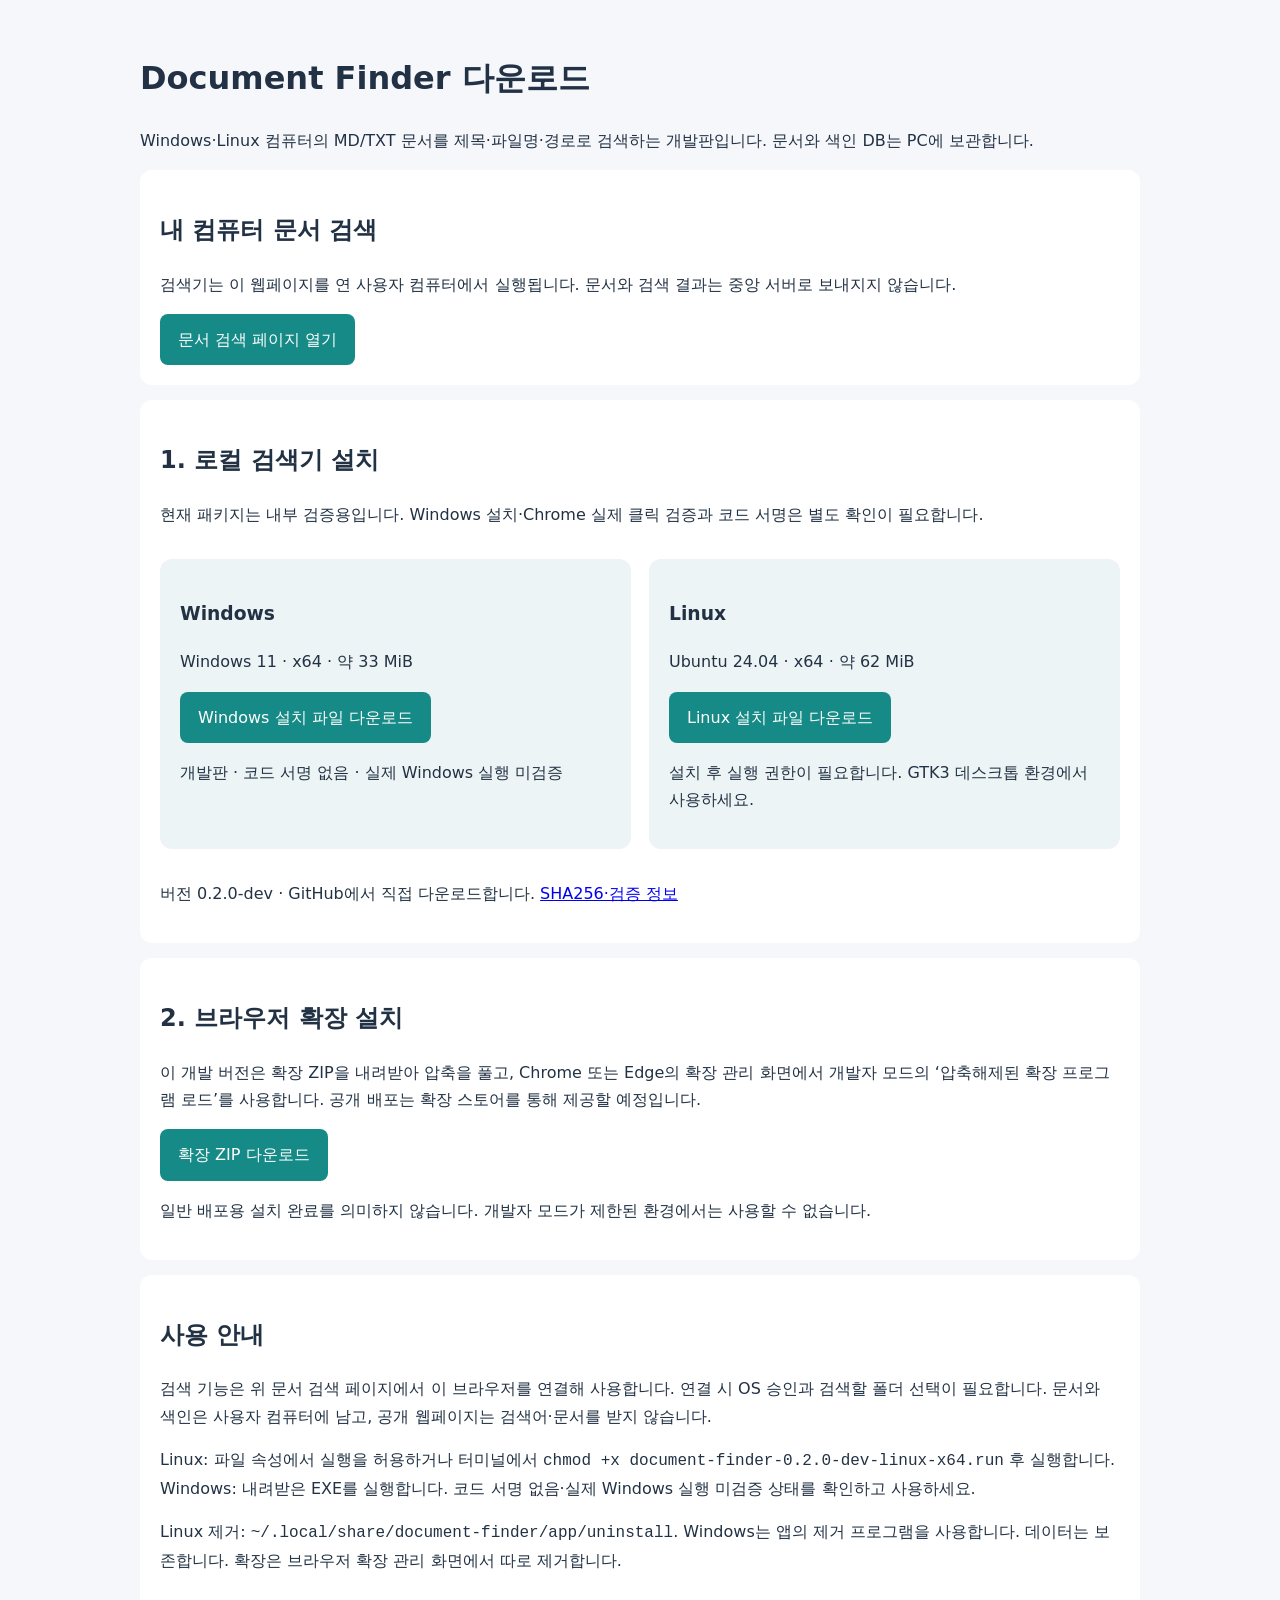
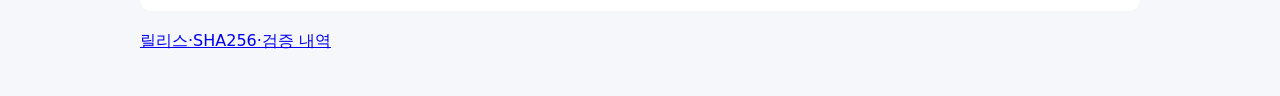
<file: index.html>
<!doctype html><html lang="ko"><head><meta charset="utf-8"><meta name="viewport" content="width=device-width,initial-scale=1"><title>Document Finder 다운로드</title><style>body{font:16px/1.7 system-ui,sans-serif;background:#f5f7fb;color:#223244;margin:0}main{max-width:1000px;margin:auto;padding:30px 20px}section,article{background:white;padding:20px;margin:15px 0;border-radius:12px}.downloads{display:flex;gap:18px;flex-wrap:wrap}.downloads article{flex:1 1 300px;background:#edf4f5}.button{display:inline-block;padding:12px 18px;background:#168a86;color:white;border-radius:8px;text-decoration:none}</style></head><body><main><h1>Document Finder 다운로드</h1><p>Windows·Linux 컴퓨터의 MD/TXT 문서를 제목·파일명·경로로 검색하는 개발판입니다. 문서와 색인 DB는 PC에 보관합니다.</p><section><h2>내 컴퓨터 문서 검색</h2><p>검색기는 이 웹페이지를 연 사용자 컴퓨터에서 실행됩니다. 문서와 검색 결과는 중앙 서버로 보내지지 않습니다.</p><a class="button" href="document-finder/">문서 검색 페이지 열기</a></section><section><h2>1. 로컬 검색기 설치</h2><p>현재 패키지는 내부 검증용입니다. Windows 설치·Chrome 실제 클릭 검증과 코드 서명은 별도 확인이 필요합니다.</p><div id="downloads" class="downloads">
<article><h3>Windows</h3><p>Windows 11 · x64 · 약 33 MiB</p><a class="button" href="https://github.com/kimjindol2025/document-finder-downloads/releases/download/v0.2.0-dev/document-finder-0.2.0-dev-windows-x64.exe">Windows 설치 파일 다운로드</a><p>개발판 · 코드 서명 없음 · 실제 Windows 실행 미검증</p></article>
<article><h3>Linux</h3><p>Ubuntu 24.04 · x64 · 약 62 MiB</p><a class="button" href="https://github.com/kimjindol2025/document-finder-downloads/releases/download/v0.2.0-dev/document-finder-0.2.0-dev-linux-x64.run">Linux 설치 파일 다운로드</a><p>설치 후 실행 권한이 필요합니다. GTK3 데스크톱 환경에서 사용하세요.</p></article>
</div><p id="download-note">버전 0.2.0-dev · GitHub에서 직접 다운로드합니다. <a href="https://github.com/kimjindol2025/document-finder-downloads/releases/download/v0.2.0-dev/manifest.json">SHA256·검증 정보</a></p></section>
<section><h2>2. 브라우저 확장 설치</h2><p>이 개발 버전은 확장 ZIP을 내려받아 압축을 풀고, Chrome 또는 Edge의 확장 관리 화면에서 개발자 모드의 ‘압축해제된 확장 프로그램 로드’를 사용합니다. 공개 배포는 확장 스토어를 통해 제공할 예정입니다.</p><a class="button" href="document-finder/document-finder-extension-dev.zip">확장 ZIP 다운로드</a><p>일반 배포용 설치 완료를 의미하지 않습니다. 개발자 모드가 제한된 환경에서는 사용할 수 없습니다.</p></section>
<section><h2>사용 안내</h2><p>검색 기능은 위 문서 검색 페이지에서 이 브라우저를 연결해 사용합니다. 연결 시 OS 승인과 검색할 폴더 선택이 필요합니다. 문서와 색인은 사용자 컴퓨터에 남고, 공개 웹페이지는 검색어·문서를 받지 않습니다.</p><p>Linux: 파일 속성에서 실행을 허용하거나 터미널에서 <code>chmod +x document-finder-0.2.0-dev-linux-x64.run</code> 후 실행합니다. Windows: 내려받은 EXE를 실행합니다. 코드 서명 없음·실제 Windows 실행 미검증 상태를 확인하고 사용하세요.</p><p>Linux 제거: <code>~/.local/share/document-finder/app/uninstall</code>. Windows는 앱의 제거 프로그램을 사용합니다. 데이터는 보존합니다. 확장은 브라우저 확장 관리 화면에서 따로 제거합니다.</p></section><p><a href="https://github.com/kimjindol2025/document-finder-downloads/releases/tag/v0.2.0-dev">릴리스·SHA256·검증 내역</a></p></main></body></html>
</file>
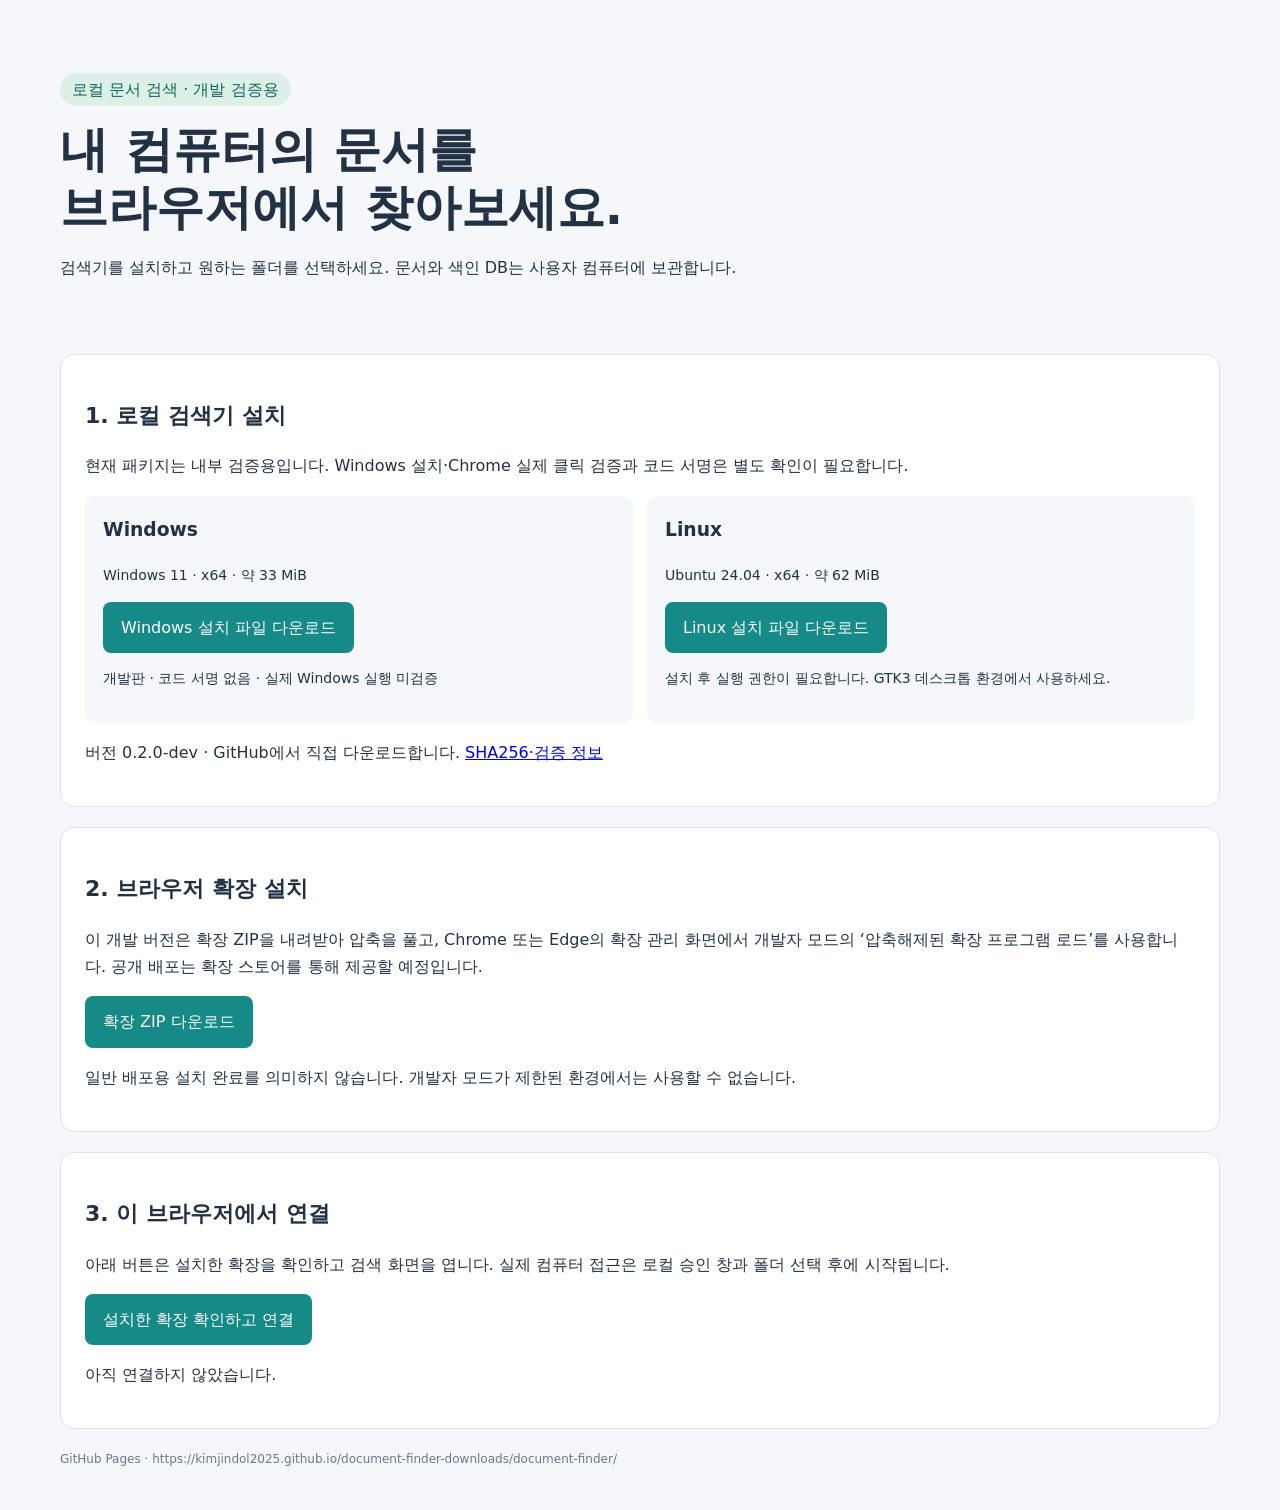
<file: document-finder/index.html>
<!doctype html><html lang="ko"><head><meta charset="utf-8"><meta name="viewport" content="width=device-width,initial-scale=1"><meta name="referrer" content="origin"><title>내 컴퓨터 문서 찾기</title><link rel="stylesheet" href="style.css"><script src="config.js" defer></script><script src="app.js" defer></script></head>
<body><main><header><span class="badge">로컬 문서 검색 · 개발 검증용</span><h1>내 컴퓨터의 문서를<br>브라우저에서 찾아보세요.</h1><p>검색기를 설치하고 원하는 폴더를 선택하세요. 문서와 색인 DB는 사용자 컴퓨터에 보관합니다.</p></header>
<section><h2>1. 로컬 검색기 설치</h2><p>현재 패키지는 내부 검증용입니다. Windows 설치·Chrome 실제 클릭 검증과 코드 서명은 별도 확인이 필요합니다.</p><div id="downloads" class="downloads">
<article><h3>Windows</h3><p>Windows 11 · x64 · 약 33 MiB</p><a class="button" href="https://github.com/kimjindol2025/document-finder-downloads/releases/download/v0.2.0-dev/document-finder-0.2.0-dev-windows-x64.exe">Windows 설치 파일 다운로드</a><p>개발판 · 코드 서명 없음 · 실제 Windows 실행 미검증</p></article>
<article><h3>Linux</h3><p>Ubuntu 24.04 · x64 · 약 62 MiB</p><a class="button" href="https://github.com/kimjindol2025/document-finder-downloads/releases/download/v0.2.0-dev/document-finder-0.2.0-dev-linux-x64.run">Linux 설치 파일 다운로드</a><p>설치 후 실행 권한이 필요합니다. GTK3 데스크톱 환경에서 사용하세요.</p></article>
</div><p id="download-note">버전 0.2.0-dev · GitHub에서 직접 다운로드합니다. <a href="https://github.com/kimjindol2025/document-finder-downloads/releases/download/v0.2.0-dev/manifest.json">SHA256·검증 정보</a></p></section>
<section><h2>2. 브라우저 확장 설치</h2><p>이 개발 버전은 확장 ZIP을 내려받아 압축을 풀고, Chrome 또는 Edge의 확장 관리 화면에서 개발자 모드의 ‘압축해제된 확장 프로그램 로드’를 사용합니다. 공개 배포는 확장 스토어를 통해 제공할 예정입니다.</p><a class="button" id="extension-download" href="https://github.com/kimjindol2025/document-finder-downloads/releases/download/v0.2.0-dev/document-finder-extension-dev.zip">확장 ZIP 다운로드</a><p>일반 배포용 설치 완료를 의미하지 않습니다. 개발자 모드가 제한된 환경에서는 사용할 수 없습니다.</p></section>
<section><h2>3. 이 브라우저에서 연결</h2><p>아래 버튼은 설치한 확장을 확인하고 검색 화면을 엽니다. 실제 컴퓨터 접근은 로컬 승인 창과 폴더 선택 후에 시작됩니다.</p><button id="connect">설치한 확장 확인하고 연결</button><p id="status" role="status" aria-live="polite">아직 연결하지 않았습니다.</p></section>
<section id="private-region" hidden><h2>내 컴퓨터 문서함</h2><p>아래 화면은 확장이 제공하는 격리된 영역입니다. 중앙 웹은 검색 요청이나 결과를 중계하지 않습니다.</p><iframe id="private-panel" title="확장이 제공하는 로컬 문서 검색" allow="clipboard-write"></iframe></section>
<footer>GitHub Pages · https://kimjindol2025.github.io/document-finder-downloads/document-finder/</footer></main></body></html>
</file>
<file: document-finder/style.css>
:root{font:16px/1.7 system-ui,sans-serif;color:#223244;background:#f5f7fb}body{margin:0}main{max-width:1160px;margin:auto;padding:40px 24px}header{padding:36px 0}h1{font-size:clamp(30px,5vw,48px);line-height:1.2;margin:18px 0}h2{font-size:22px}section{padding:24px;background:#fff;border:1px solid #dce3ee;border-radius:14px;margin:20px 0}.badge{background:#dcefe9;color:#126b58;padding:7px 12px;border-radius:30px}.button,button{display:inline-block;background:#168a86;color:white;border:0;border-radius:8px;padding:12px 18px;font:inherit;text-decoration:none;cursor:pointer}.button:hover,button:hover{background:#106862}.button:focus-visible,button:focus-visible{outline:3px solid #253b6d;outline-offset:3px}.downloads{display:flex;gap:14px;flex-wrap:wrap}.downloads small{display:block;max-width:430px;overflow-wrap:anywhere;font-size:11px}iframe{width:100%;height:1100px;border:1px solid #dce3ee;border-radius:10px;background:#fff}footer{font-size:12px;color:#68788c}[hidden]{display:none!important}@media(max-width:500px){main{padding:18px 12px}section{padding:16px}}

.downloads article{flex:1 1 300px;min-width:0;padding:18px;background:#f5f7fb;border-radius:10px}.downloads article p{font-size:14px}.downloads h3{margin-top:0}
</file>
